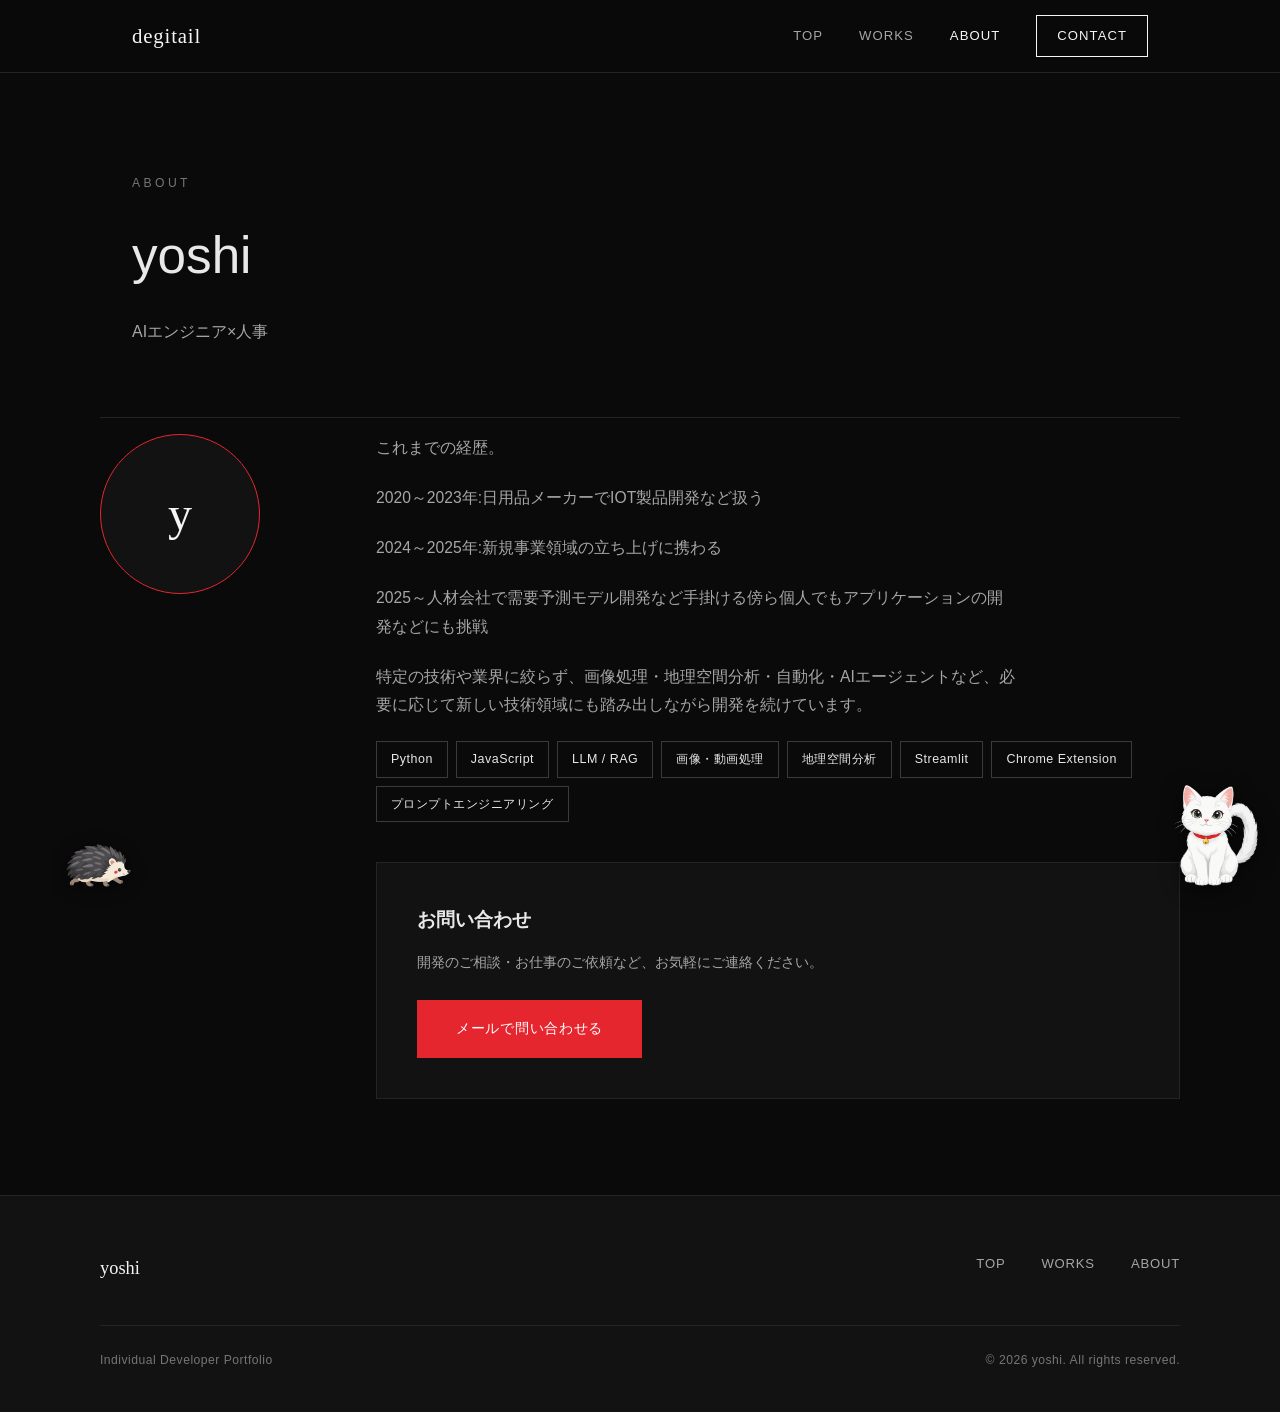
<file: about.html>
<!DOCTYPE html>
<html lang="ja">
<head>
  <meta charset="UTF-8">
  <meta name="viewport" content="width=device-width, initial-scale=1.0">
  <title>About | yoshi Portfolio</title>
  <meta name="description" content="個人開発者yoshiのプロフィール。Web制作からAI/LLM活用ツール、デスクトップアプリ、ブラウザ拡張機能まで、企画から配布までを一人で担当。">
  <meta property="og:type" content="profile">
  <meta property="og:site_name" content="yoshi Portfolio">
  <meta property="og:title" content="About | yoshi Portfolio">
  <meta property="og:description" content="個人開発者yoshiのプロフィール。企画・設計・実装・配布までを一人で担当しています。">
  <meta property="og:locale" content="ja_JP">
  <meta name="twitter:card" content="summary">
  <link rel="icon" type="image/svg+xml" href="assets/favicon.svg">
  <script>try{if(!sessionStorage.getItem('introSeen')&&!matchMedia('(prefers-reduced-motion: reduce)').matches)document.documentElement.classList.add('intro-pending')}catch(e){}</script>
  <link rel="stylesheet" href="assets/style.css">
  <script defer src="assets/main.js"></script>
</head>
<body>

<header>
  <div class="header-inner">
    <a href="index.html" class="logo">degitail</a>
    <button class="nav-burger" type="button" aria-label="メニューを開く" aria-expanded="false" aria-controls="site-nav">
      <span></span><span></span>
    </button>
    <nav id="site-nav">
      <a href="index.html" class="nav-link">Top</a>
      <a href="works.html" class="nav-link">Works</a>
      <a href="about.html" class="nav-link active">About</a>
      <a href="about.html#contact" class="nav-cta">Contact</a>
    </nav>
  </div>
</header>

<section class="page-head">
  <div class="eyebrow">About</div>
  <h1>yoshi</h1>
  <p>AIエンジニア×人事</p>
</section>

<section class="about-section">
  <div class="about-inner">
    <div>
      <div class="avatar">y</div>
    </div>
    <div class="about-body">
      <p>これまでの経歴。</p>
      <p>2020～2023年:日用品メーカーでIOT製品開発など扱う</p>
      <p>2024～2025年:新規事業領域の立ち上げに携わる</p>
      <p>2025～人材会社で需要予測モデル開発など手掛ける傍ら個人でもアプリケーションの開発などにも挑戦</p>

      <p>特定の技術や業界に絞らず、画像処理・地理空間分析・自動化・AIエージェントなど、必要に応じて新しい技術領域にも踏み出しながら開発を続けています。</p>

      <div class="skill-row">
        <span class="skill">Python</span>
        <span class="skill">JavaScript</span>
        <span class="skill">LLM / RAG</span>
        <span class="skill">画像・動画処理</span>
        <span class="skill">地理空間分析</span>
        <span class="skill">Streamlit</span>
        <span class="skill">Chrome Extension</span>
        <span class="skill">プロンプトエンジニアリング</span>
      </div>

      <div class="contact-box" id="contact">
        <h3>お問い合わせ</h3>
        <p>開発のご相談・お仕事のご依頼など、お気軽にご連絡ください。</p>
        <a href="mailto:blightlight837@gmail.com" class="btn btn-dark">メールで問い合わせる</a>
      </div>
    </div>
  </div>
</section>

<footer>
  <div class="footer-inner">
    <a href="index.html" class="footer-logo">yoshi</a>
    <nav class="footer-nav">
      <a href="index.html">Top</a>
      <a href="works.html">Works</a>
      <a href="about.html">About</a>
    </nav>
  </div>
  <div class="footer-bottom">
    <span>Individual Developer Portfolio</span>
    <span>&copy; 2026 yoshi. All rights reserved.</span>
  </div>
</footer>

</body>
</html>
</file>
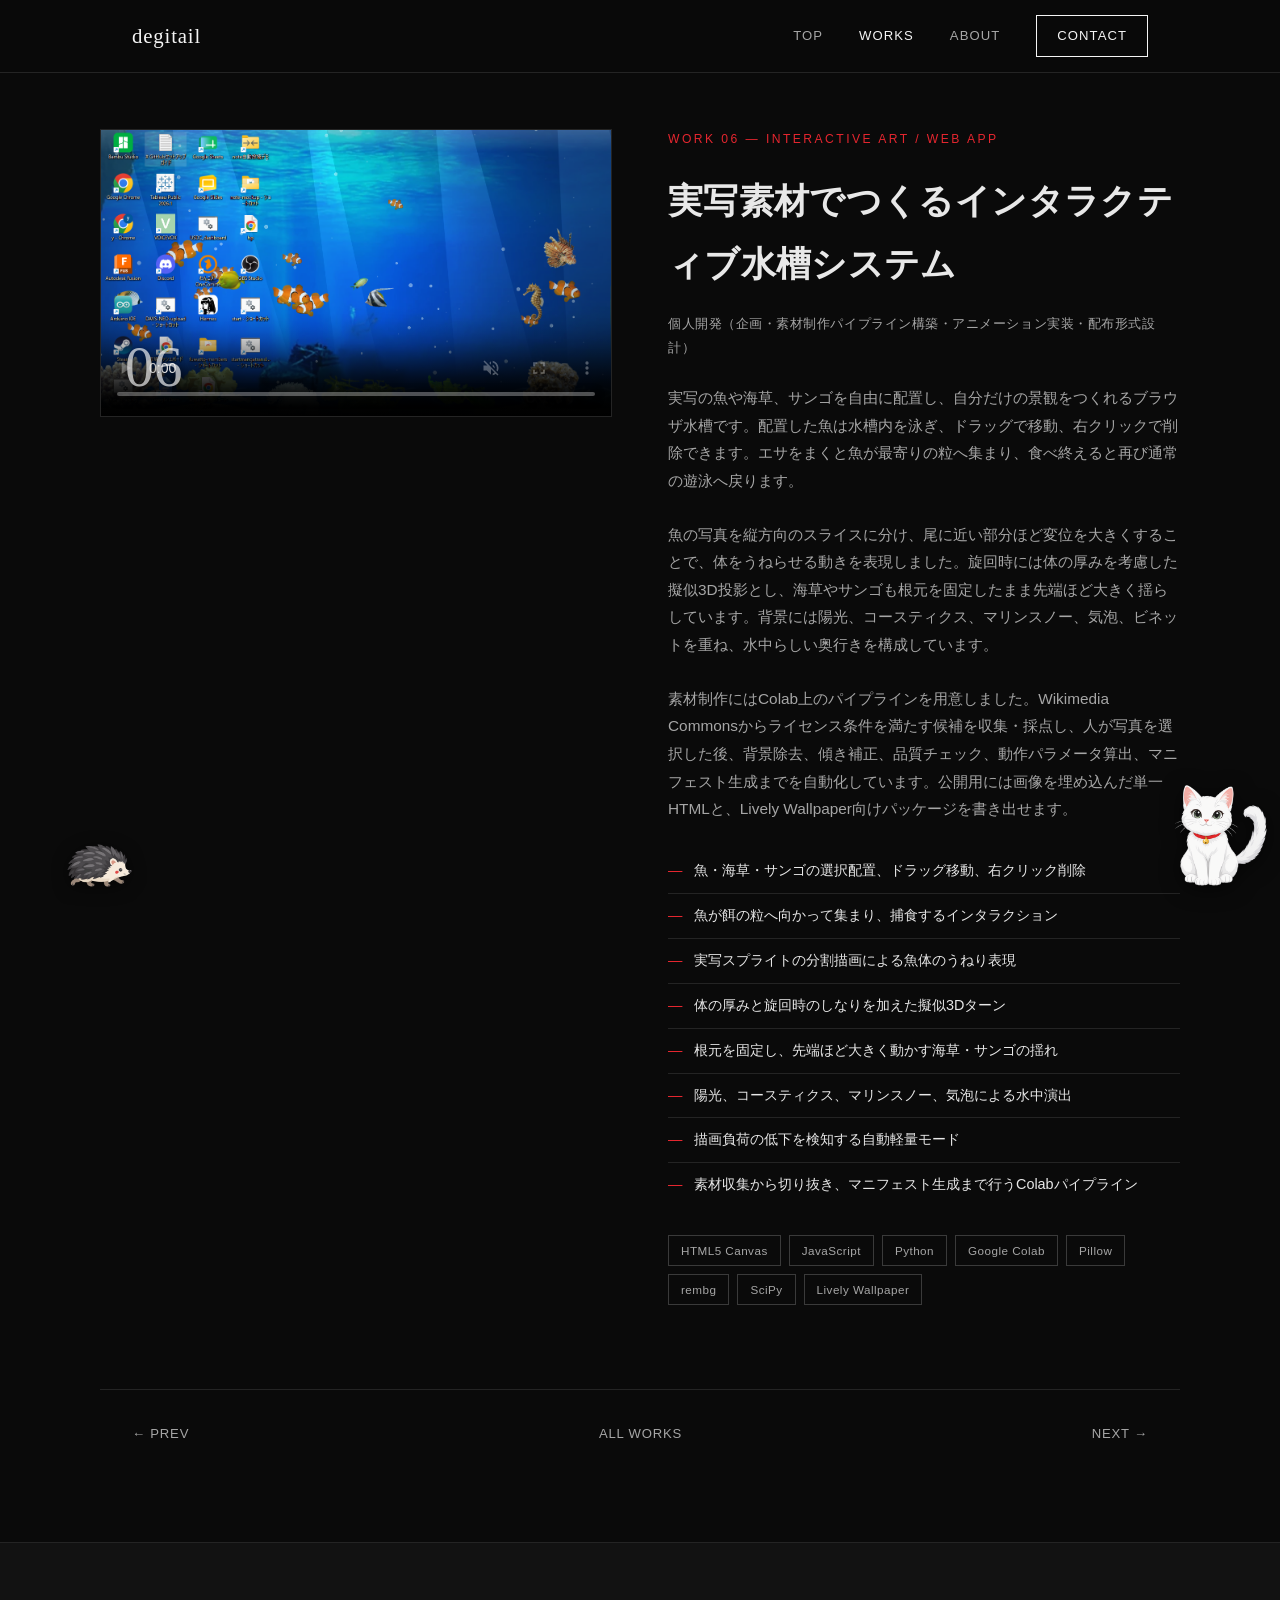
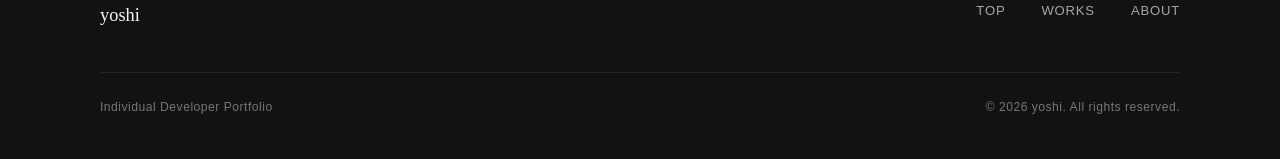
<file: work-aquarium.html>
<!DOCTYPE html>
<html lang="ja">
<head>
  <meta charset="UTF-8">
  <meta name="viewport" content="width=device-width, initial-scale=1.0">
  <title>実写素材でつくるインタラクティブ水槽システム | yoshi Portfolio</title>
  <meta name="description" content="実写素材をスプライト化し、魚の泳ぎや旋回、海草の揺れ、水中の光をCanvasで表現したインタラクティブ水槽。素材追加パイプラインと壁紙版も制作。">
  <meta property="og:type" content="article">
  <meta property="og:site_name" content="yoshi Portfolio">
  <meta property="og:title" content="実写素材でつくるインタラクティブ水槽システム | yoshi Portfolio">
  <meta property="og:description" content="実写の魚やサンゴを自由に配置できる、Canvasベースのインタラクティブ水槽。">
  <meta property="og:locale" content="ja_JP">
  <meta name="twitter:card" content="summary">
  <link rel="icon" type="image/svg+xml" href="assets/favicon.svg">
  <script>try{if(!sessionStorage.getItem('introSeen')&&!matchMedia('(prefers-reduced-motion: reduce)').matches)document.documentElement.classList.add('intro-pending')}catch(e){}</script>
  <link rel="stylesheet" href="assets/style.css">
  <script defer src="assets/main.js"></script>
</head>
<body>

<header>
  <div class="header-inner">
    <a href="index.html" class="logo">degitail</a>
    <button class="nav-burger" type="button" aria-label="メニューを開く" aria-expanded="false" aria-controls="site-nav">
      <span></span><span></span>
    </button>
    <nav id="site-nav">
      <a href="index.html" class="nav-link">Top</a>
      <a href="works.html" class="nav-link active">Works</a>
      <a href="about.html" class="nav-link">About</a>
      <a href="about.html#contact" class="nav-cta">Contact</a>
    </nav>
  </div>
</header>

<section class="detail-section">
  <div class="detail-inner">
    <div class="detail-item">
      <div class="detail-visual">
        <div class="visual photo">
          <video src="assets/aquarium.mp4" poster="assets/aquarium-thumb.png" autoplay muted loop playsinline controls aria-label="実写素材でつくるインタラクティブ水槽システムのデモ動画"></video>
          <span class="num serif">06</span>
        </div>
      </div>
      <div class="detail-body">
        <div class="work-meta">Work 06 — Interactive Art / Web App</div>
        <h2>実写素材でつくるインタラクティブ水槽システム</h2>
        <div class="role">個人開発（企画・素材制作パイプライン構築・アニメーション実装・配布形式設計）</div>
        <p>実写の魚や海草、サンゴを自由に配置し、自分だけの景観をつくれるブラウザ水槽です。配置した魚は水槽内を泳ぎ、ドラッグで移動、右クリックで削除できます。エサをまくと魚が最寄りの粒へ集まり、食べ終えると再び通常の遊泳へ戻ります。</p>
        <p>魚の写真を縦方向のスライスに分け、尾に近い部分ほど変位を大きくすることで、体をうねらせる動きを表現しました。旋回時には体の厚みを考慮した擬似3D投影とし、海草やサンゴも根元を固定したまま先端ほど大きく揺らしています。背景には陽光、コースティクス、マリンスノー、気泡、ビネットを重ね、水中らしい奥行きを構成しています。</p>
        <p>素材制作にはColab上のパイプラインを用意しました。Wikimedia Commonsからライセンス条件を満たす候補を収集・採点し、人が写真を選択した後、背景除去、傾き補正、品質チェック、動作パラメータ算出、マニフェスト生成までを自動化しています。公開用には画像を埋め込んだ単一HTMLと、Lively Wallpaper向けパッケージを書き出せます。</p>
        <ul class="feat-list">
          <li>魚・海草・サンゴの選択配置、ドラッグ移動、右クリック削除</li>
          <li>魚が餌の粒へ向かって集まり、捕食するインタラクション</li>
          <li>実写スプライトの分割描画による魚体のうねり表現</li>
          <li>体の厚みと旋回時のしなりを加えた擬似3Dターン</li>
          <li>根元を固定し、先端ほど大きく動かす海草・サンゴの揺れ</li>
          <li>陽光、コースティクス、マリンスノー、気泡による水中演出</li>
          <li>描画負荷の低下を検知する自動軽量モード</li>
          <li>素材収集から切り抜き、マニフェスト生成まで行うColabパイプライン</li>
        </ul>
        <div class="tech-row">
          <span class="tech">HTML5 Canvas</span>
          <span class="tech">JavaScript</span>
          <span class="tech">Python</span>
          <span class="tech">Google Colab</span>
          <span class="tech">Pillow</span>
          <span class="tech">rembg</span>
          <span class="tech">SciPy</span>
          <span class="tech">Lively Wallpaper</span>
        </div>
      </div>
    </div>
  </div>
</section>

<div class="detail-pager">
  <a href="work-shorts.html">&larr; Prev</a>
  <a href="works.html" class="back">All Works</a>
  <a href="work-reservation-ai.html">Next &rarr;</a>
</div>

<footer>
  <div class="footer-inner">
    <a href="index.html" class="footer-logo">yoshi</a>
    <nav class="footer-nav">
      <a href="index.html">Top</a>
      <a href="works.html">Works</a>
      <a href="about.html">About</a>
    </nav>
  </div>
  <div class="footer-bottom">
    <span>Individual Developer Portfolio</span>
    <span>&copy; 2026 yoshi. All rights reserved.</span>
  </div>
</footer>

</body>
</html>
</file>
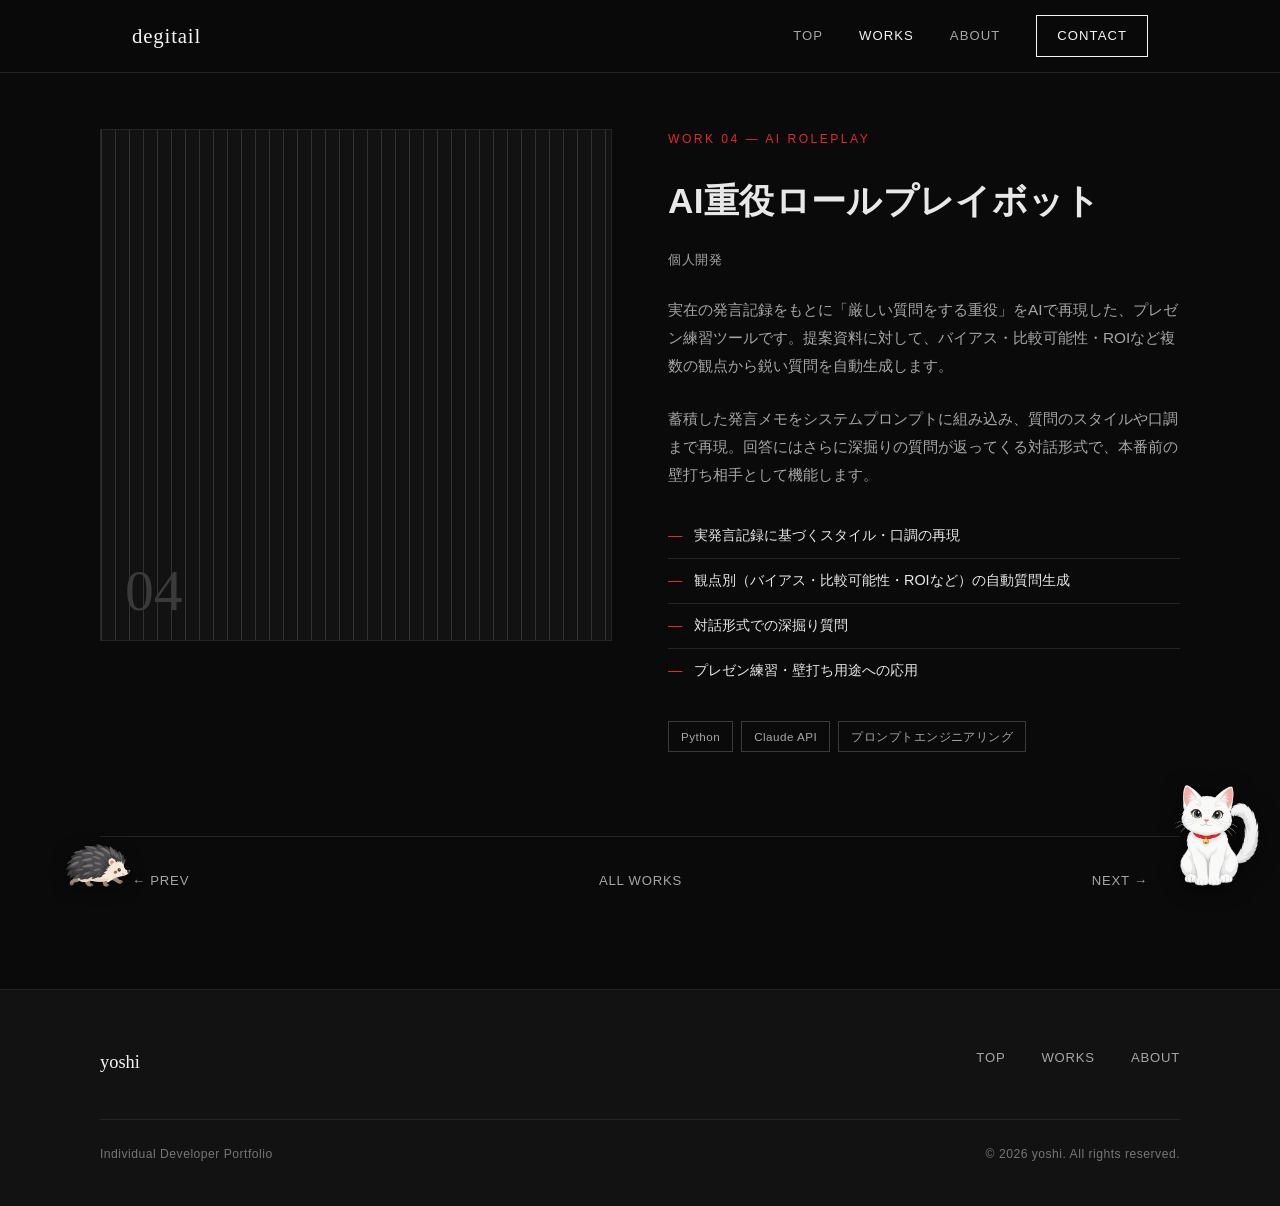
<file: work-execbot.html>
<!DOCTYPE html>
<html lang="ja">
<head>
  <meta charset="UTF-8">
  <meta name="viewport" content="width=device-width, initial-scale=1.0">
  <title>AI重役ロールプレイボット | yoshi Portfolio</title>
  <meta name="description" content="実際の発言記録をもとに「厳しい質問をする役」をAIで再現するプレゼン練習ツール。バイアス・比較可能性・ROIなど複数の観点から仮説提示型の質問を自動生成。">
  <meta property="og:type" content="article">
  <meta property="og:site_name" content="yoshi Portfolio">
  <meta property="og:title" content="AI重役ロールプレイボット | yoshi Portfolio">
  <meta property="og:description" content="実発言記録に基づき、提案資料へ鋭い質問を投げるAIロールプレイボット。">
  <meta property="og:locale" content="ja_JP">
  <meta name="twitter:card" content="summary">
  <link rel="icon" type="image/svg+xml" href="assets/favicon.svg">
  <script>try{if(!sessionStorage.getItem('introSeen')&&!matchMedia('(prefers-reduced-motion: reduce)').matches)document.documentElement.classList.add('intro-pending')}catch(e){}</script>
  <link rel="stylesheet" href="assets/style.css">
  <script defer src="assets/main.js"></script>
</head>
<body>

<header>
  <div class="header-inner">
    <a href="index.html" class="logo">degitail</a>
    <button class="nav-burger" type="button" aria-label="メニューを開く" aria-expanded="false" aria-controls="site-nav">
      <span></span><span></span>
    </button>
    <nav id="site-nav">
      <a href="index.html" class="nav-link">Top</a>
      <a href="works.html" class="nav-link active">Works</a>
      <a href="about.html" class="nav-link">About</a>
      <a href="about.html#contact" class="nav-cta">Contact</a>
    </nav>
  </div>
</header>

<section class="detail-section">
  <div class="detail-inner">
    <div class="detail-item">
      <div class="detail-visual">
        <div class="visual p5"><span class="num serif">04</span></div>
      </div>
      <div class="detail-body">
        <div class="work-meta">Work 04 — AI Roleplay</div>
        <h2>AI重役ロールプレイボット</h2>
        <div class="role">個人開発</div>
        <p>実在の発言記録をもとに「厳しい質問をする重役」をAIで再現した、プレゼン練習ツールです。提案資料に対して、バイアス・比較可能性・ROIなど複数の観点から鋭い質問を自動生成します。</p>
        <p>蓄積した発言メモをシステムプロンプトに組み込み、質問のスタイルや口調まで再現。回答にはさらに深掘りの質問が返ってくる対話形式で、本番前の壁打ち相手として機能します。</p>
        <ul class="feat-list">
          <li>実発言記録に基づくスタイル・口調の再現</li>
          <li>観点別（バイアス・比較可能性・ROIなど）の自動質問生成</li>
          <li>対話形式での深掘り質問</li>
          <li>プレゼン練習・壁打ち用途への応用</li>
        </ul>
        <div class="tech-row">
          <span class="tech">Python</span>
          <span class="tech">Claude API</span>
          <span class="tech">プロンプトエンジニアリング</span>
        </div>
      </div>
    </div>
  </div>
</section>

<div class="detail-pager">
  <a href="work-persona.html">&larr; Prev</a>
  <a href="works.html" class="back">All Works</a>
  <a href="work-shorts.html">Next &rarr;</a>
</div>

<footer>
  <div class="footer-inner">
    <a href="index.html" class="footer-logo">yoshi</a>
    <nav class="footer-nav">
      <a href="index.html">Top</a>
      <a href="works.html">Works</a>
      <a href="about.html">About</a>
    </nav>
  </div>
  <div class="footer-bottom">
    <span>Individual Developer Portfolio</span>
    <span>&copy; 2026 yoshi. All rights reserved.</span>
  </div>
</footer>

</body>
</html>
</file>
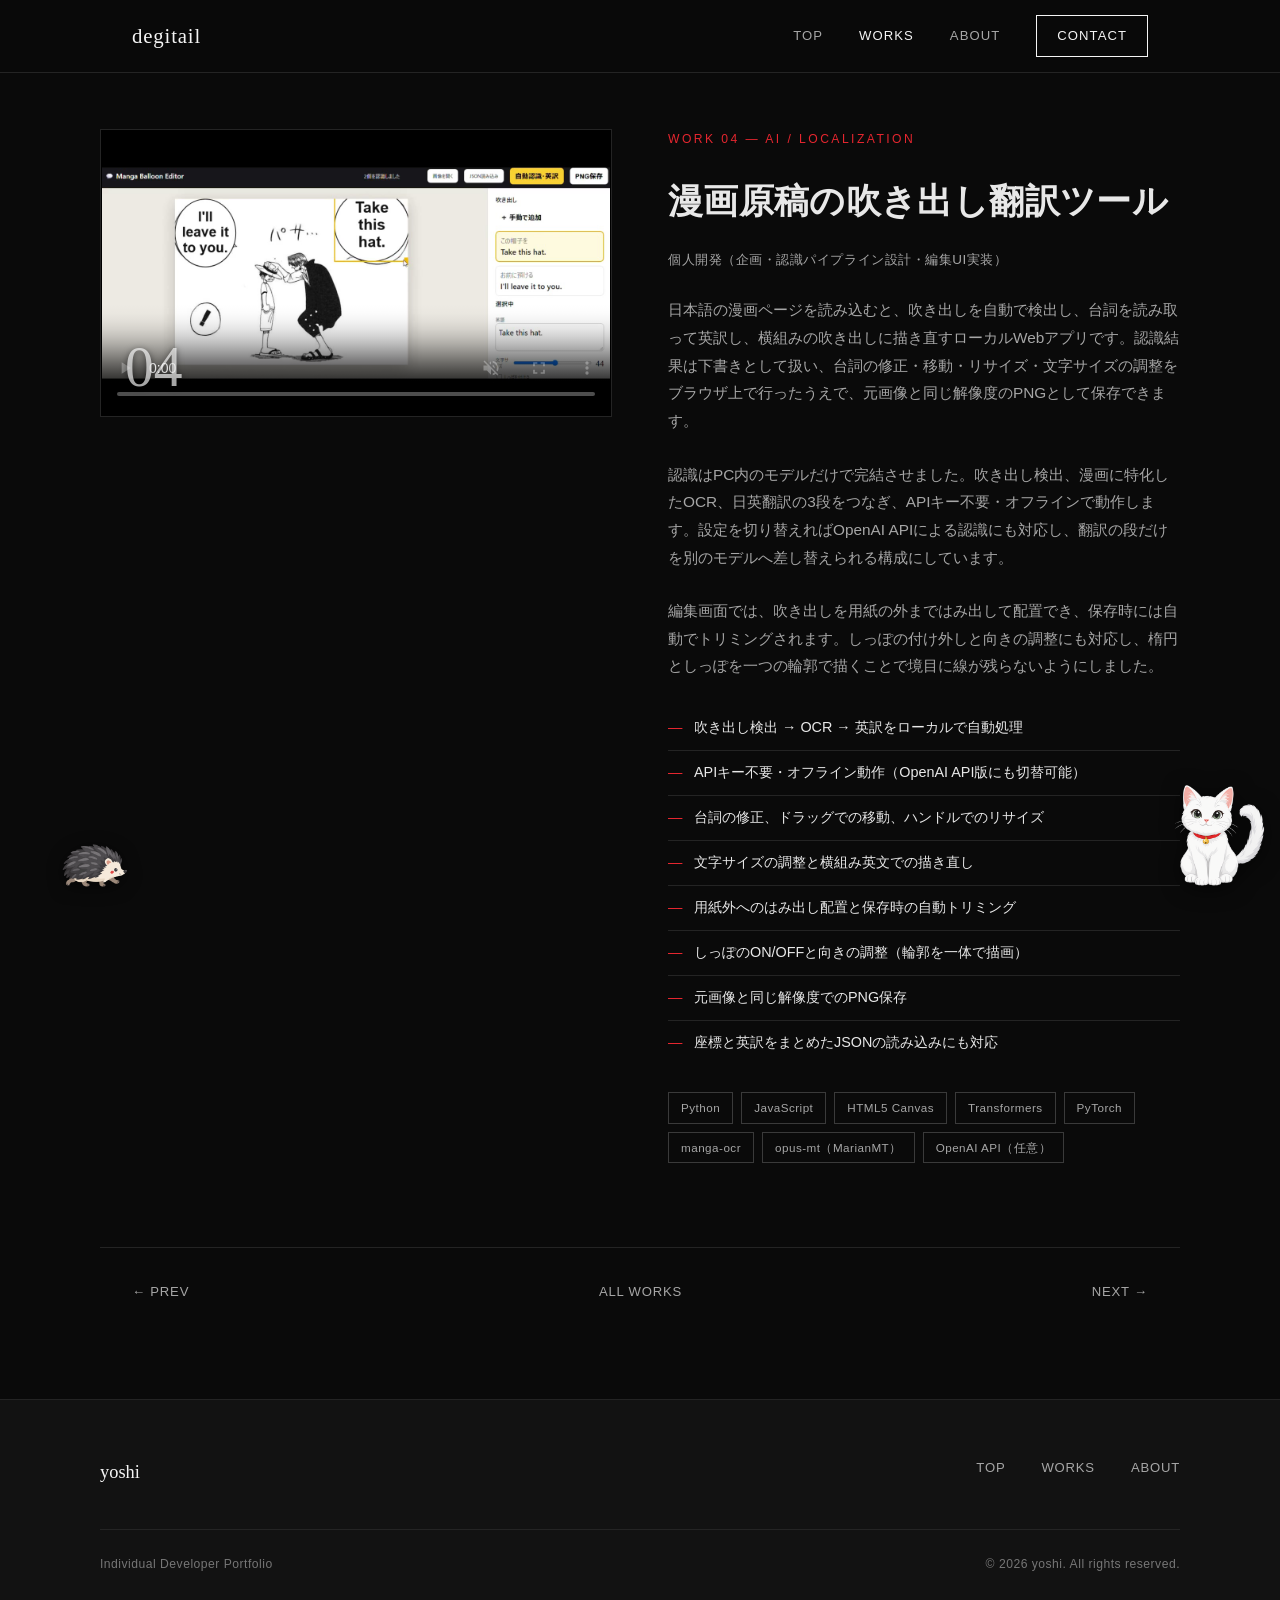
<file: work-manga.html>
<!DOCTYPE html>
<html lang="ja">
<head>
  <meta charset="UTF-8">
  <meta name="viewport" content="width=device-width, initial-scale=1.0">
  <title>漫画原稿の吹き出し翻訳ツール | yoshi Portfolio</title>
  <meta name="description" content="漫画ページの吹き出しを自動検出し、OCRと英訳を経て英文の吹き出しへ差し替えるローカルWebアプリ。PC内のモデルだけで動き、ブラウザ上で手直しして原寸PNGで保存できる。">
  <meta property="og:type" content="article">
  <meta property="og:site_name" content="yoshi Portfolio">
  <meta property="og:title" content="漫画原稿の吹き出し翻訳ツール | yoshi Portfolio">
  <meta property="og:description" content="漫画の吹き出しを検出・OCR・英訳して差し替える、ローカル動作のWebアプリ。">
  <meta property="og:locale" content="ja_JP">
  <meta name="twitter:card" content="summary">
  <link rel="icon" type="image/svg+xml" href="assets/favicon.svg">
  <script>try{if(!sessionStorage.getItem('introSeen')&&!matchMedia('(prefers-reduced-motion: reduce)').matches)document.documentElement.classList.add('intro-pending')}catch(e){}</script>
  <link rel="stylesheet" href="assets/style.css">
  <script defer src="assets/main.js"></script>
</head>
<body>

<header>
  <div class="header-inner">
    <a href="index.html" class="logo">degitail</a>
    <button class="nav-burger" type="button" aria-label="メニューを開く" aria-expanded="false" aria-controls="site-nav">
      <span></span><span></span>
    </button>
    <nav id="site-nav">
      <a href="index.html" class="nav-link">Top</a>
      <a href="works.html" class="nav-link active">Works</a>
      <a href="about.html" class="nav-link">About</a>
      <a href="about.html#contact" class="nav-cta">Contact</a>
    </nav>
  </div>
</header>

<section class="detail-section">
  <div class="detail-inner">
    <div class="detail-item">
      <div class="detail-visual">
        <div class="visual photo">
          <video src="assets/manga-translate.mp4" poster="assets/manga-translate-thumb.jpg" autoplay muted loop playsinline controls aria-label="漫画原稿の吹き出し翻訳ツールのデモ動画"></video>
          <span class="num serif">04</span>
        </div>
      </div>
      <div class="detail-body">
        <div class="work-meta">Work 04 — AI / Localization</div>
        <h2>漫画原稿の吹き出し翻訳ツール</h2>
        <div class="role">個人開発（企画・認識パイプライン設計・編集UI実装）</div>
        <p>日本語の漫画ページを読み込むと、吹き出しを自動で検出し、台詞を読み取って英訳し、横組みの吹き出しに描き直すローカルWebアプリです。認識結果は下書きとして扱い、台詞の修正・移動・リサイズ・文字サイズの調整をブラウザ上で行ったうえで、元画像と同じ解像度のPNGとして保存できます。</p>
        <p>認識はPC内のモデルだけで完結させました。吹き出し検出、漫画に特化したOCR、日英翻訳の3段をつなぎ、APIキー不要・オフラインで動作します。設定を切り替えればOpenAI APIによる認識にも対応し、翻訳の段だけを別のモデルへ差し替えられる構成にしています。</p>
        <p>編集画面では、吹き出しを用紙の外まではみ出して配置でき、保存時には自動でトリミングされます。しっぽの付け外しと向きの調整にも対応し、楕円としっぽを一つの輪郭で描くことで境目に線が残らないようにしました。</p>
        <ul class="feat-list">
          <li>吹き出し検出 → OCR → 英訳をローカルで自動処理</li>
          <li>APIキー不要・オフライン動作（OpenAI API版にも切替可能）</li>
          <li>台詞の修正、ドラッグでの移動、ハンドルでのリサイズ</li>
          <li>文字サイズの調整と横組み英文での描き直し</li>
          <li>用紙外へのはみ出し配置と保存時の自動トリミング</li>
          <li>しっぽのON/OFFと向きの調整（輪郭を一体で描画）</li>
          <li>元画像と同じ解像度でのPNG保存</li>
          <li>座標と英訳をまとめたJSONの読み込みにも対応</li>
        </ul>
        <div class="tech-row">
          <span class="tech">Python</span>
          <span class="tech">JavaScript</span>
          <span class="tech">HTML5 Canvas</span>
          <span class="tech">Transformers</span>
          <span class="tech">PyTorch</span>
          <span class="tech">manga-ocr</span>
          <span class="tech">opus-mt（MarianMT）</span>
          <span class="tech">OpenAI API（任意）</span>
        </div>
      </div>
    </div>
  </div>
</section>

<div class="detail-pager">
  <a href="work-persona.html">&larr; Prev</a>
  <a href="works.html" class="back">All Works</a>
  <a href="work-shorts.html">Next &rarr;</a>
</div>

<footer>
  <div class="footer-inner">
    <a href="index.html" class="footer-logo">yoshi</a>
    <nav class="footer-nav">
      <a href="index.html">Top</a>
      <a href="works.html">Works</a>
      <a href="about.html">About</a>
    </nav>
  </div>
  <div class="footer-bottom">
    <span>Individual Developer Portfolio</span>
    <span>&copy; 2026 yoshi. All rights reserved.</span>
  </div>
</footer>

</body>
</html>
</file>
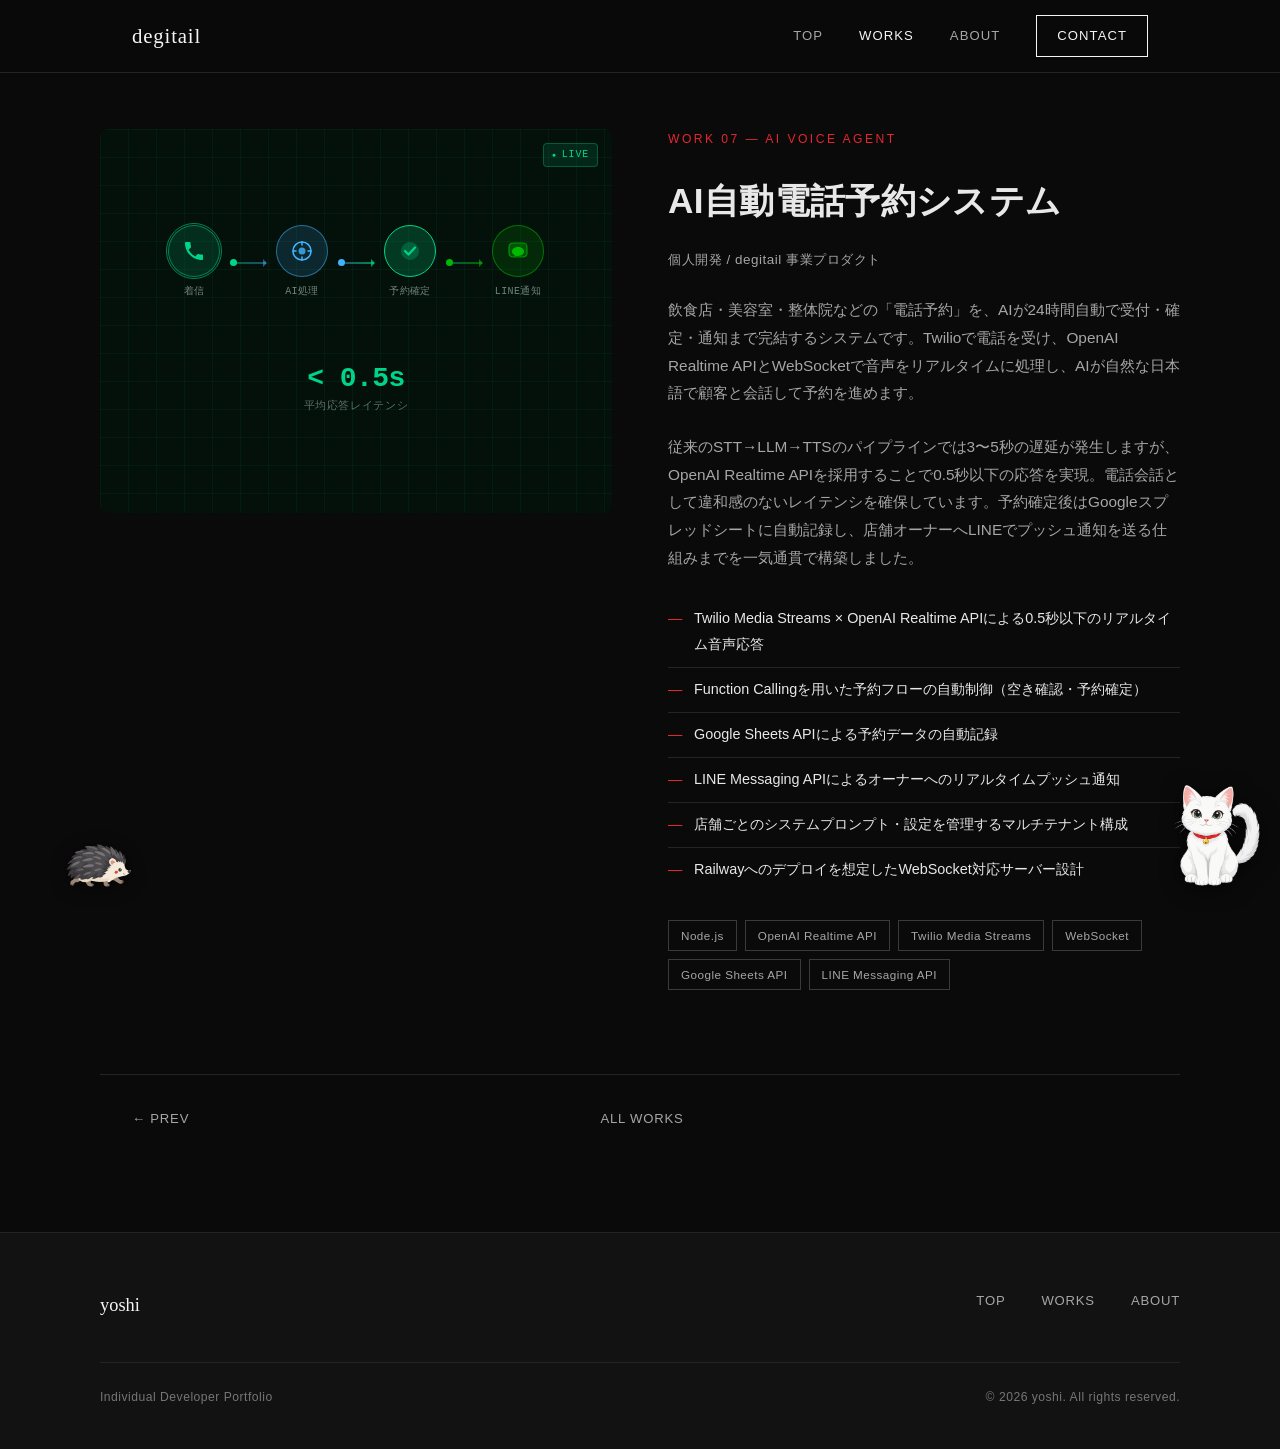
<file: work-reservation-ai.html>
<!DOCTYPE html>
<html lang="ja">
<head>
  <meta charset="UTF-8">
  <meta name="viewport" content="width=device-width, initial-scale=1.0">
  <title>AI自動電話予約システム | yoshi Portfolio</title>
  <meta name="description" content="TwilioとOpenAI Realtime APIを組み合わせ、AIが24時間電話を受けて自動で予約受付・確定・LINE通知まで完結するリアルタイム音声エージェント。">
  <meta property="og:type" content="article">
  <meta property="og:site_name" content="yoshi Portfolio">
  <meta property="og:title" content="AI自動電話予約システム | yoshi Portfolio">
  <meta property="og:description" content="Twilio × OpenAI Realtimeによるリアルタイム音声エージェント。24時間自動予約受付システム。">
  <meta property="og:locale" content="ja_JP">
  <meta name="twitter:card" content="summary">
  <link rel="icon" type="image/svg+xml" href="assets/favicon.svg">
  <script>try{if(!sessionStorage.getItem('introSeen')&&!matchMedia('(prefers-reduced-motion: reduce)').matches)document.documentElement.classList.add('intro-pending')}catch(e){}</script>
  <link rel="stylesheet" href="assets/style.css">
  <script defer src="assets/main.js"></script>
</head>
<body>

<header>
  <div class="header-inner">
    <a href="index.html" class="logo">degitail</a>
    <button class="nav-burger" type="button" aria-label="メニューを開く" aria-expanded="false" aria-controls="site-nav">
      <span></span><span></span>
    </button>
    <nav id="site-nav">
      <a href="index.html" class="nav-link">Top</a>
      <a href="works.html" class="nav-link active">Works</a>
      <a href="about.html" class="nav-link">About</a>
      <a href="about.html#contact" class="nav-cta">Contact</a>
    </nav>
  </div>
</header>

<section class="detail-section">
  <div class="detail-inner">
    <div class="detail-item">
      <div class="detail-visual">
        <div class="ai-thumb">
          <style>
            .ai-thumb {
              background: #04100a;
              border-radius: 8px;
              overflow: hidden;
              aspect-ratio: 4/3;
              position: relative;
              display: flex;
              flex-direction: column;
              align-items: center;
              justify-content: center;
              gap: 0;
              font-family: 'SF Mono', 'Fira Code', monospace;
            }
            /* grid overlay */
            .ai-thumb::before {
              content: '';
              position: absolute;
              inset: 0;
              background-image:
                linear-gradient(rgba(0,212,136,.06) 1px, transparent 1px),
                linear-gradient(90deg, rgba(0,212,136,.06) 1px, transparent 1px);
              background-size: 28px 28px;
              pointer-events: none;
            }
            .ai-thumb-flow {
              display: flex;
              align-items: center;
              gap: 10px;
              position: relative;
              z-index: 1;
            }
            .ai-node {
              display: flex;
              flex-direction: column;
              align-items: center;
              gap: 6px;
            }
            .ai-icon-wrap {
              width: 52px;
              height: 52px;
              border-radius: 50%;
              display: flex;
              align-items: center;
              justify-content: center;
              position: relative;
            }
            .ai-icon-wrap.phone { background: rgba(0,212,136,.15); border: 1.5px solid rgba(0,212,136,.5); }
            .ai-icon-wrap.ai    { background: rgba(64,180,255,.15); border: 1.5px solid rgba(64,180,255,.5); }
            .ai-icon-wrap.done  { background: rgba(0,212,136,.2);  border: 1.5px solid #00d488; }
            .ai-icon-wrap.line  { background: rgba(0,185,0,.15);   border: 1.5px solid rgba(0,185,0,.5); }
            .ai-label {
              font-size: 10px;
              color: rgba(200,230,215,.55);
              letter-spacing: .04em;
              white-space: nowrap;
            }
            /* phone ring animation */
            @keyframes phone-ring {
              0%,100% { transform: rotate(0deg); }
              10%      { transform: rotate(-18deg); }
              20%      { transform: rotate(18deg); }
              30%      { transform: rotate(-12deg); }
              40%      { transform: rotate(12deg); }
              50%      { transform: rotate(-6deg); }
              60%      { transform: rotate(6deg); }
              70%      { transform: rotate(0deg); }
            }
            .phone-svg { animation: phone-ring 2.4s ease-in-out infinite; }
            /* pulse ring around phone */
            @keyframes pulse-ring {
              0%   { transform: scale(1); opacity: .7; }
              100% { transform: scale(1.9); opacity: 0; }
            }
            .ai-icon-wrap.phone::after {
              content: '';
              position: absolute;
              inset: -3px;
              border-radius: 50%;
              border: 1.5px solid rgba(0,212,136,.6);
              animation: pulse-ring 2.4s ease-out infinite;
            }
            /* arrow connector */
            .ai-arrow {
              width: 36px;
              height: 2px;
              background: linear-gradient(90deg, rgba(0,212,136,.4), rgba(64,180,255,.4));
              position: relative;
              flex-shrink: 0;
            }
            .ai-arrow::after {
              content: '';
              position: absolute;
              right: -1px;
              top: -3px;
              border: 4px solid transparent;
              border-left-color: rgba(64,180,255,.5);
              border-right: none;
            }
            .ai-arrow.to-done {
              background: linear-gradient(90deg, rgba(64,180,255,.4), rgba(0,212,136,.6));
            }
            .ai-arrow.to-done::after { border-left-color: rgba(0,212,136,.7); }
            .ai-arrow.to-line {
              background: linear-gradient(90deg, rgba(0,212,136,.4), rgba(0,185,0,.5));
            }
            .ai-arrow.to-line::after { border-left-color: rgba(0,185,0,.6); }
            /* data packets travelling along arrows */
            @keyframes packet-travel {
              0%   { left: 0;   opacity: 0; }
              10%  { opacity: 1; }
              90%  { opacity: 1; }
              100% { left: 100%; opacity: 0; }
            }
            .ai-packet {
              position: absolute;
              top: -3px;
              width: 7px;
              height: 7px;
              border-radius: 50%;
              background: #00d488;
              animation: packet-travel 1.4s linear infinite;
            }
            .ai-arrow:nth-child(2) .ai-packet { animation-delay: 0s; }
            .ai-arrow.to-done .ai-packet { background: #40b4ff; animation-delay: .7s; }
            .ai-arrow.to-line  .ai-packet { background: #00b900; animation-delay: .35s; }
            /* AI brain pulse */
            @keyframes ai-pulse {
              0%,100% { box-shadow: 0 0 0 0 rgba(64,180,255,0); }
              50%     { box-shadow: 0 0 0 8px rgba(64,180,255,.15); }
            }
            .ai-icon-wrap.ai { animation: ai-pulse 1.4s ease-in-out infinite; }
            /* done check pop */
            @keyframes check-pop {
              0%,60% { transform: scale(0.7); opacity: .4; }
              75%     { transform: scale(1.15); opacity: 1; }
              100%    { transform: scale(1); opacity: 1; }
            }
            .done-svg { animation: check-pop 2.4s ease-out infinite; }
            /* waveform bars */
            .ai-wave {
              display: flex;
              align-items: center;
              gap: 3px;
              height: 28px;
              position: relative;
              z-index: 1;
              margin: 16px 0 2px;
            }
            .ai-wave-bar {
              width: 4px;
              border-radius: 2px;
              background: rgba(0,212,136,.7);
              transform-origin: bottom;
            }
            @keyframes bar1 { 0%,100%{height:6px}  25%{height:22px} 50%{height:10px} 75%{height:18px} }
            @keyframes bar2 { 0%,100%{height:14px} 25%{height:6px}  50%{height:22px} 75%{height:8px}  }
            @keyframes bar3 { 0%,100%{height:22px} 25%{height:10px} 50%{height:6px}  75%{height:20px} }
            @keyframes bar4 { 0%,100%{height:8px}  25%{height:20px} 50%{height:16px} 75%{height:6px}  }
            @keyframes bar5 { 0%,100%{height:18px} 25%{height:8px}  50%{height:22px} 75%{height:12px} }
            @keyframes bar6 { 0%,100%{height:10px} 25%{height:22px} 50%{height:8px}  75%{height:22px} }
            @keyframes bar7 { 0%,100%{height:20px} 25%{height:6px}  50%{height:14px} 75%{height:8px}  }
            .ai-wave-bar:nth-child(1) { animation: bar1 .9s ease-in-out infinite; }
            .ai-wave-bar:nth-child(2) { animation: bar2 .9s ease-in-out infinite .1s; }
            .ai-wave-bar:nth-child(3) { animation: bar3 .9s ease-in-out infinite .2s; }
            .ai-wave-bar:nth-child(4) { animation: bar4 .9s ease-in-out infinite .3s; }
            .ai-wave-bar:nth-child(5) { animation: bar5 .9s ease-in-out infinite .4s; }
            .ai-wave-bar:nth-child(6) { animation: bar6 .9s ease-in-out infinite .5s; }
            .ai-wave-bar:nth-child(7) { animation: bar7 .9s ease-in-out infinite .6s; }
            /* stat */
            .ai-stat {
              position: relative;
              z-index: 1;
              margin-top: 18px;
              text-align: center;
            }
            .ai-stat-num {
              font-size: 28px;
              font-weight: 700;
              color: #00d488;
              letter-spacing: -.02em;
              line-height: 1;
            }
            .ai-stat-label {
              font-size: 11px;
              color: rgba(200,230,215,.45);
              margin-top: 4px;
              letter-spacing: .06em;
            }
            /* badge */
            .ai-badge {
              position: absolute;
              top: 14px;
              right: 14px;
              font-size: 10px;
              color: #00d488;
              background: rgba(0,212,136,.12);
              border: 1px solid rgba(0,212,136,.3);
              border-radius: 4px;
              padding: 2px 8px;
              letter-spacing: .08em;
              z-index: 1;
            }
            @keyframes blink { 0%,100%{opacity:1} 50%{opacity:.3} }
            .ai-badge::before {
              content: '●';
              font-size: 7px;
              margin-right: 5px;
              animation: blink 1.2s ease-in-out infinite;
            }
          </style>

          <span class="ai-badge">LIVE</span>

          <div class="ai-thumb-flow">
            <!-- Phone node -->
            <div class="ai-node">
              <div class="ai-icon-wrap phone">
                <svg class="phone-svg" width="24" height="24" viewBox="0 0 24 24" fill="none">
                  <path d="M6.6 10.8c1.4 2.8 3.8 5.1 6.6 6.6l2.2-2.2c.3-.3.7-.4 1-.2 1.1.4 2.3.6 3.6.6.6 0 1 .4 1 1V20c0 .6-.4 1-1 1C10.6 21 3 13.4 3 4c0-.6.4-1 1-1h3.5c.6 0 1 .4 1 1 0 1.3.2 2.5.6 3.6.1.3 0 .7-.2 1L6.6 10.8z" fill="#00d488"/>
                </svg>
              </div>
              <span class="ai-label">着信</span>
            </div>

            <div class="ai-arrow">
              <div class="ai-packet"></div>
            </div>

            <!-- AI node -->
            <div class="ai-node">
              <div class="ai-icon-wrap ai">
                <svg width="26" height="26" viewBox="0 0 26 26" fill="none">
                  <circle cx="13" cy="13" r="9" stroke="#40b4ff" stroke-width="1.5" fill="none"/>
                  <circle cx="13" cy="13" r="3.5" fill="#40b4ff" opacity=".8"/>
                  <line x1="13" y1="4"  x2="13" y2="7"  stroke="#40b4ff" stroke-width="1.5" stroke-linecap="round"/>
                  <line x1="13" y1="19" x2="13" y2="22" stroke="#40b4ff" stroke-width="1.5" stroke-linecap="round"/>
                  <line x1="4"  y1="13" x2="7"  y2="13" stroke="#40b4ff" stroke-width="1.5" stroke-linecap="round"/>
                  <line x1="19" y1="13" x2="22" y2="13" stroke="#40b4ff" stroke-width="1.5" stroke-linecap="round"/>
                </svg>
              </div>
              <span class="ai-label">AI処理</span>
            </div>

            <div class="ai-arrow to-done">
              <div class="ai-packet"></div>
            </div>

            <!-- Done node -->
            <div class="ai-node">
              <div class="ai-icon-wrap done">
                <svg class="done-svg" width="26" height="26" viewBox="0 0 26 26" fill="none">
                  <circle cx="13" cy="13" r="9" fill="rgba(0,212,136,.25)"/>
                  <polyline points="8,13 11.5,16.5 18,9.5" stroke="#00d488" stroke-width="2.2" stroke-linecap="round" stroke-linejoin="round" fill="none"/>
                </svg>
              </div>
              <span class="ai-label">予約確定</span>
            </div>

            <div class="ai-arrow to-line">
              <div class="ai-packet"></div>
            </div>

            <!-- LINE node -->
            <div class="ai-node">
              <div class="ai-icon-wrap line">
                <svg width="26" height="26" viewBox="0 0 26 26" fill="none">
                  <rect x="4" y="5" width="18" height="14" rx="4" fill="rgba(0,185,0,.3)" stroke="rgba(0,185,0,.7)" stroke-width="1.2"/>
                  <path d="M13 9c-3.3 0-6 2-6 4.5 0 1.6 1.1 3 2.8 3.8-.1.5-.5 1.7-.5 1.7s1.3-.7 2.2-1.2c.5.1.9.2 1.5.2 3.3 0 6-2 6-4.5S16.3 9 13 9z" fill="#00b900"/>
                </svg>
              </div>
              <span class="ai-label">LINE通知</span>
            </div>
          </div>

          <!-- waveform -->
          <div class="ai-wave">
            <div class="ai-wave-bar"></div>
            <div class="ai-wave-bar"></div>
            <div class="ai-wave-bar"></div>
            <div class="ai-wave-bar"></div>
            <div class="ai-wave-bar"></div>
            <div class="ai-wave-bar"></div>
            <div class="ai-wave-bar"></div>
          </div>

          <!-- stat -->
          <div class="ai-stat">
            <div class="ai-stat-num">&lt; 0.5s</div>
            <div class="ai-stat-label">平均応答レイテンシ</div>
          </div>
        </div>
      </div>
      <div class="detail-body">
        <div class="work-meta">Work 07 — AI Voice Agent</div>
        <h2>AI自動電話予約システム</h2>
        <div class="role">個人開発 / degitail 事業プロダクト</div>
        <p>飲食店・美容室・整体院などの「電話予約」を、AIが24時間自動で受付・確定・通知まで完結するシステムです。Twilioで電話を受け、OpenAI Realtime APIとWebSocketで音声をリアルタイムに処理し、AIが自然な日本語で顧客と会話して予約を進めます。</p>
        <p>従来のSTT→LLM→TTSのパイプラインでは3〜5秒の遅延が発生しますが、OpenAI Realtime APIを採用することで0.5秒以下の応答を実現。電話会話として違和感のないレイテンシを確保しています。予約確定後はGoogleスプレッドシートに自動記録し、店舗オーナーへLINEでプッシュ通知を送る仕組みまでを一気通貫で構築しました。</p>
        <ul class="feat-list">
          <li>Twilio Media Streams × OpenAI Realtime APIによる0.5秒以下のリアルタイム音声応答</li>
          <li>Function Callingを用いた予約フローの自動制御（空き確認・予約確定）</li>
          <li>Google Sheets APIによる予約データの自動記録</li>
          <li>LINE Messaging APIによるオーナーへのリアルタイムプッシュ通知</li>
          <li>店舗ごとのシステムプロンプト・設定を管理するマルチテナント構成</li>
          <li>Railwayへのデプロイを想定したWebSocket対応サーバー設計</li>
        </ul>
        <div class="tech-row">
          <span class="tech">Node.js</span>
          <span class="tech">OpenAI Realtime API</span>
          <span class="tech">Twilio Media Streams</span>
          <span class="tech">WebSocket</span>
          <span class="tech">Google Sheets API</span>
          <span class="tech">LINE Messaging API</span>
        </div>
      </div>
    </div>
  </div>
</section>

<div class="detail-pager">
  <a href="work-aquarium.html">&larr; Prev</a>
  <a href="works.html" class="back">All Works</a>
  <span style="visibility:hidden;">Next &rarr;</span>
</div>

<footer>
  <div class="footer-inner">
    <a href="index.html" class="footer-logo">yoshi</a>
    <nav class="footer-nav">
      <a href="index.html">Top</a>
      <a href="works.html">Works</a>
      <a href="about.html">About</a>
    </nav>
  </div>
  <div class="footer-bottom">
    <span>Individual Developer Portfolio</span>
    <span>&copy; 2026 yoshi. All rights reserved.</span>
  </div>
</footer>

</body>
</html>
</file>
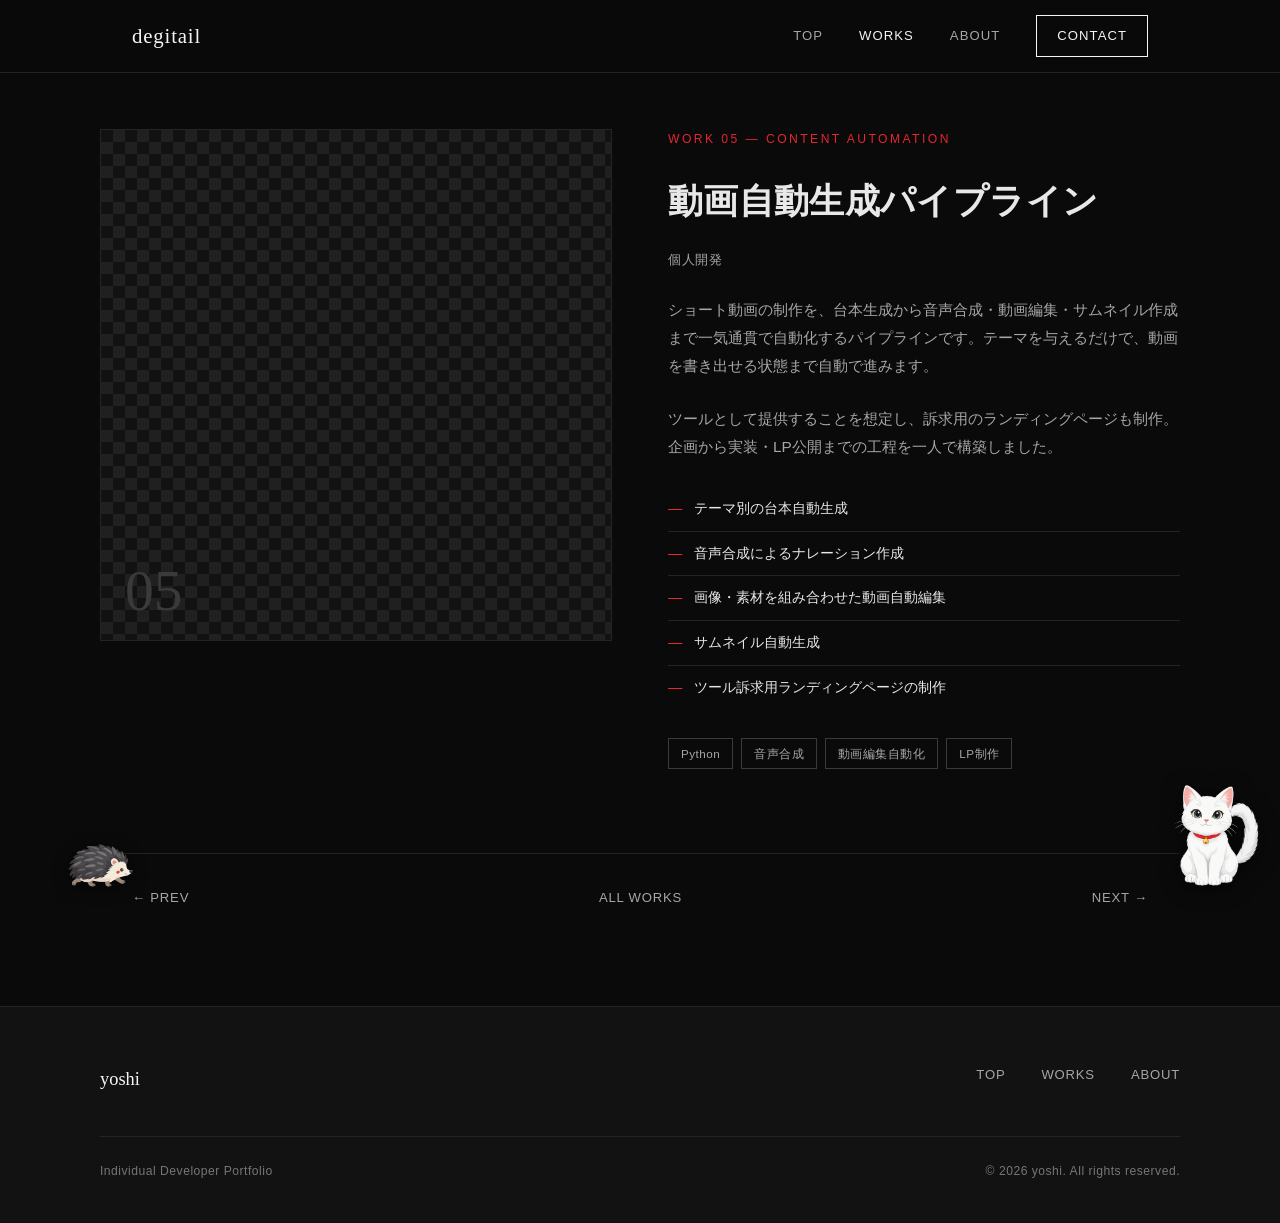
<file: work-shorts.html>
<!DOCTYPE html>
<html lang="ja">
<head>
  <meta charset="UTF-8">
  <meta name="viewport" content="width=device-width, initial-scale=1.0">
  <title>動画自動生成パイプライン | yoshi Portfolio</title>
  <meta name="description" content="台本生成から音声合成・動画編集・サムネイル作成までを一気通貫で自動化する、ショート動画コンテンツの生成パイプライン。">
  <meta property="og:type" content="article">
  <meta property="og:site_name" content="yoshi Portfolio">
  <meta property="og:title" content="動画自動生成パイプライン | yoshi Portfolio">
  <meta property="og:description" content="台本生成から音声合成・動画編集・サムネイル作成までを一気通貫で自動化。">
  <meta property="og:locale" content="ja_JP">
  <meta name="twitter:card" content="summary">
  <link rel="icon" type="image/svg+xml" href="assets/favicon.svg">
  <script>try{if(!sessionStorage.getItem('introSeen')&&!matchMedia('(prefers-reduced-motion: reduce)').matches)document.documentElement.classList.add('intro-pending')}catch(e){}</script>
  <link rel="stylesheet" href="assets/style.css">
  <script defer src="assets/main.js"></script>
</head>
<body>

<header>
  <div class="header-inner">
    <a href="index.html" class="logo">degitail</a>
    <button class="nav-burger" type="button" aria-label="メニューを開く" aria-expanded="false" aria-controls="site-nav">
      <span></span><span></span>
    </button>
    <nav id="site-nav">
      <a href="index.html" class="nav-link">Top</a>
      <a href="works.html" class="nav-link active">Works</a>
      <a href="about.html" class="nav-link">About</a>
      <a href="about.html#contact" class="nav-cta">Contact</a>
    </nav>
  </div>
</header>

<section class="detail-section">
  <div class="detail-inner">
    <div class="detail-item">
      <div class="detail-visual">
        <div class="visual p6"><span class="num serif">05</span></div>
      </div>
      <div class="detail-body">
        <div class="work-meta">Work 05 — Content Automation</div>
        <h2>動画自動生成パイプライン</h2>
        <div class="role">個人開発</div>
        <p>ショート動画の制作を、台本生成から音声合成・動画編集・サムネイル作成まで一気通貫で自動化するパイプラインです。テーマを与えるだけで、動画を書き出せる状態まで自動で進みます。</p>
        <p>ツールとして提供することを想定し、訴求用のランディングページも制作。企画から実装・LP公開までの工程を一人で構築しました。</p>
        <ul class="feat-list">
          <li>テーマ別の台本自動生成</li>
          <li>音声合成によるナレーション作成</li>
          <li>画像・素材を組み合わせた動画自動編集</li>
          <li>サムネイル自動生成</li>
          <li>ツール訴求用ランディングページの制作</li>
        </ul>
        <div class="tech-row">
          <span class="tech">Python</span>
          <span class="tech">音声合成</span>
          <span class="tech">動画編集自動化</span>
          <span class="tech">LP制作</span>
        </div>
      </div>
    </div>
  </div>
</section>

<div class="detail-pager">
  <a href="work-manga.html">&larr; Prev</a>
  <a href="works.html" class="back">All Works</a>
  <a href="work-aquarium.html">Next &rarr;</a>
</div>

<footer>
  <div class="footer-inner">
    <a href="index.html" class="footer-logo">yoshi</a>
    <nav class="footer-nav">
      <a href="index.html">Top</a>
      <a href="works.html">Works</a>
      <a href="about.html">About</a>
    </nav>
  </div>
  <div class="footer-bottom">
    <span>Individual Developer Portfolio</span>
    <span>&copy; 2026 yoshi. All rights reserved.</span>
  </div>
</footer>

</body>
</html>
</file>
<file: assets/style.css>
/* ===== RESET & BASE ===== */
*, *::before, *::after { box-sizing: border-box; margin: 0; padding: 0; }

:root {
  /* Dark theme: --black is the strongest foreground, --paper the page background */
  --black:   #f5f5f5;
  --ink:     #e8e8e8;
  --gray-9:  #d0d0d0;
  --gray-6:  #a6a6a6;
  --gray-4:  #767676;
  --gray-2:  #3a3a3a;
  --gray-1:  #222222;
  --paper:   #0a0a0a;
  --bg:      #121212;
  --line:    #242424;
  --accent:  #e5262f;
  --accent-d:#b81c24;
  color-scheme: dark;
}

html { scroll-behavior: smooth; }

body {
  font-family: 'Helvetica Neue', 'Hiragino Kaku Gothic ProN', 'Noto Sans JP', Meiryo, sans-serif;
  color: var(--ink);
  background: var(--paper);
  line-height: 1.8;
  -webkit-font-smoothing: antialiased;
}

a { color: inherit; text-decoration: none; }
img, video { display: block; max-width: 100%; }
ul { list-style: none; }
.serif { font-family: 'Times New Roman', 'Yu Mincho', 'Hiragino Mincho ProN', serif; }

:focus-visible { outline: 2px solid var(--accent); outline-offset: 3px; }
::selection { background: var(--accent); color: #fff; }

/* ===== SCROLL REVEAL ===== */
.js .reveal { opacity: 0; transform: translateY(24px); transition: opacity .7s ease, transform .7s ease; }
.js .reveal.is-visible { opacity: 1; transform: none; }
@media (prefers-reduced-motion: reduce) {
  html { scroll-behavior: auto; }
  .js .reveal { opacity: 1; transform: none; transition: none; }
  *, *::before, *::after { animation-duration: .01ms !important; transition-duration: .01ms !important; }
}

/* ===== HEADER ===== */
header {
  position: sticky; top: 0; z-index: 100;
  background: rgba(10,10,10,.82);
  backdrop-filter: blur(8px);
  border-bottom: 1px solid var(--line);
}
.header-inner {
  max-width: 1080px; margin: 0 auto; padding: 0 32px;
  height: 72px; display: flex; align-items: center; justify-content: space-between;
}
.logo {
  font-family: 'Times New Roman', serif; font-size: 1.3rem; letter-spacing: .04em;
  color: var(--black);
}
.logo .dot { color: var(--accent); }
nav { display: flex; gap: 36px; align-items: center; }
nav a.nav-link { font-size: .82rem; letter-spacing: .08em; color: var(--gray-6); text-transform: uppercase; transition: color .2s; }
nav a.nav-link:hover, nav a.nav-link.active { color: var(--black); }
nav .nav-cta { border: 1px solid var(--black); color: var(--black); padding: 8px 20px; font-size: .82rem; letter-spacing: .08em; text-transform: uppercase; transition: all .2s; }
nav .nav-cta:hover { background: var(--accent); border-color: var(--accent); color: #fff; }

/* Hamburger (mobile only) */
.nav-burger {
  display: none; background: none; border: 0; cursor: pointer;
  width: 40px; height: 40px; padding: 8px;
  flex-direction: column; justify-content: center; gap: 7px;
}
.nav-burger span { display: block; height: 1.5px; width: 100%; background: var(--black); transition: transform .25s ease, opacity .2s ease; }
.nav-open .nav-burger span:first-child { transform: translateY(4.25px) rotate(45deg); }
.nav-open .nav-burger span:last-child { transform: translateY(-4.25px) rotate(-45deg); }

/* ===== HERO (index) ===== */
.hero { max-width: 1080px; margin: 0 auto; padding: 120px 32px 96px; border-bottom: 1px solid var(--line); }
.hero .eyebrow { font-size: .76rem; letter-spacing: .28em; text-transform: uppercase; color: var(--gray-4); margin-bottom: 26px; }
.hero h1 { font-size: clamp(2.1rem, 5.5vw, 3.6rem); font-weight: 400; line-height: 1.35; margin-bottom: 28px; max-width: 760px; }
.hero h1 b { font-weight: 700; color: var(--accent); }
.hero p { max-width: 560px; color: var(--gray-6); font-size: 1rem; margin-bottom: 40px; }
.hero-actions { display: flex; gap: 18px; flex-wrap: wrap; }

/* ===== BUTTONS ===== */
.btn { display: inline-block; font-size: .9rem; letter-spacing: .05em; padding: 15px 38px; transition: all .2s; border: 1px solid var(--black); }
.btn-dark { background: var(--accent); border-color: var(--accent); color: #fff; }
.btn-dark:hover { background: var(--accent-d); border-color: var(--accent-d); transform: translateY(-2px); }
.btn-outline { background: transparent; color: var(--black); }
.btn-outline:hover { background: var(--black); color: var(--paper); transform: translateY(-2px); }

/* ===== PAGE HEAD (works / about / detail) ===== */
.page-head { max-width: 1080px; margin: 0 auto; padding: 100px 32px 70px; border-bottom: 1px solid var(--line); }
.page-head .eyebrow { font-size: .76rem; letter-spacing: .28em; text-transform: uppercase; color: var(--gray-4); margin-bottom: 26px; }
.page-head h1 { font-size: clamp(2rem, 5vw, 3.2rem); font-weight: 400; line-height: 1.35; margin-bottom: 28px; }
.page-head h1 b { font-weight: 700; color: var(--accent); }
.page-head p { max-width: 620px; color: var(--gray-6); font-size: 1rem; }

/* ===== WORK GRID (works.html / index excerpt) ===== */
.work-grid-section { padding: 64px 32px 100px; }
.work-grid-inner { max-width: 1080px; margin: 0 auto; }
.work-grid {
  display: grid; grid-template-columns: repeat(3, 1fr); gap: 48px 32px;
}
.work-card { display: block; }
.work-card .visual { margin-bottom: 22px; transition: border-color .3s ease; }
.work-card:hover .visual { border-color: var(--accent); }
.work-card .tag-line { font-size: .76rem; letter-spacing: .14em; text-transform: uppercase; color: var(--accent); margin-bottom: 10px; }
.work-card h3 { font-size: 1.12rem; font-weight: 700; margin-bottom: 10px; letter-spacing: .01em; }
.work-card h3::after { content: '\2192'; display: inline-block; margin-left: 8px; opacity: 0; transform: translateX(-6px); transition: opacity .25s ease, transform .25s ease; }
.work-card:hover h3::after, .work-card:focus-visible h3::after { opacity: 1; transform: none; }
.work-card .desc { color: var(--gray-6); font-size: .88rem; margin-bottom: 14px; }
.work-card .tech-row { display: flex; flex-wrap: wrap; gap: 6px; }

/* ===== VISUAL (abstract patterns + photo) ===== */
.visual {
  aspect-ratio: 4 / 3; background: var(--bg); border: 1px solid var(--line);
  position: relative; overflow: hidden;
  display: flex; align-items: flex-end; justify-content: flex-start;
}
.visual .num {
  position: relative; z-index: 1; font-family: 'Times New Roman', serif;
  font-size: clamp(2.6rem, 6vw, 3.6rem); line-height: 1; padding: 20px 24px;
  color: var(--gray-2);
}
.visual.photo { align-items: stretch; justify-content: stretch; }
.visual.photo img { width: 100%; height: 100%; object-fit: cover; filter: grayscale(1) contrast(1.08); transition: filter .5s ease, transform .5s ease; }
.visual.photo video { width: 100%; height: 100%; object-fit: cover; }
.work-card:hover .visual.photo img { filter: grayscale(0) contrast(1.02); transform: scale(1.03); }
.visual.photo .num { position: absolute; left: 0; bottom: 0; color: rgba(255,255,255,.65); text-shadow: 0 1px 6px rgba(0,0,0,.5); }

.visual.p1::after { content: ''; position: absolute; inset: 0; background-image: linear-gradient(var(--gray-1) 1px, transparent 1px), linear-gradient(90deg, var(--gray-1) 1px, transparent 1px); background-size: 28px 28px; opacity: .8; }
.visual.p2::after { content: ''; position: absolute; inset: 0; background-image: repeating-linear-gradient(45deg, var(--gray-2) 0 2px, transparent 2px 18px); opacity: .7; }
.visual.p3::after { content: ''; position: absolute; inset: 0; background-image: radial-gradient(var(--gray-2) 1.5px, transparent 1.5px); background-size: 20px 20px; opacity: .9; }
.visual.p4::after { content: ''; position: absolute; inset: 0; background-image: repeating-radial-gradient(circle at 30% 120%, transparent 0 22px, var(--gray-2) 22px 23px); opacity: .8; }
.visual.p5::after { content: ''; position: absolute; inset: 0; background-image: repeating-linear-gradient(90deg, var(--gray-2) 0 1px, transparent 1px 14px); opacity: .8; }
.visual.p6::after { content: ''; position: absolute; inset: 0; background: repeating-conic-gradient(var(--gray-1) 0% 25%, transparent 0% 50%) 0 0 / 24px 24px; opacity: .9; }
.visual.p7::after { content: ''; position: absolute; inset: 0; background-image: repeating-linear-gradient(-45deg, var(--gray-2) 0 1px, transparent 1px 9px), repeating-linear-gradient(45deg, var(--gray-2) 0 1px, transparent 1px 9px); opacity: .55; }

/* ===== WORK DETAIL ===== */
.detail-section { padding: 56px 32px 60px; }
.detail-inner { max-width: 1080px; margin: 0 auto; }
.detail-item { display: grid; grid-template-columns: 1fr 1fr; gap: 56px; align-items: start; }
.detail-visual .visual { aspect-ratio: 1 / 1; }
.detail-visual .visual:has(video) { aspect-ratio: 16 / 9; }
.detail-visual .visual.photo video { object-fit: contain; background: #000; }
.detail-body .work-meta { font-size: .76rem; letter-spacing: .2em; text-transform: uppercase; color: var(--accent); margin-bottom: 18px; }
.detail-body h2 { font-size: clamp(1.6rem, 3.4vw, 2.2rem); font-weight: 700; margin-bottom: 16px; letter-spacing: .01em; }
.detail-body .role { font-size: .84rem; letter-spacing: .04em; color: var(--gray-6); margin-bottom: 24px; }
.detail-body > p { color: var(--gray-6); font-size: .96rem; margin-bottom: 26px; }
.feat-list { margin-bottom: 28px; }
.feat-list li { font-size: .9rem; color: var(--ink); padding: 9px 0 9px 26px; position: relative; border-top: 1px solid var(--line); }
.feat-list li:first-child { border-top: none; }
.feat-list li::before { content: '—'; position: absolute; left: 0; color: var(--accent); }
.tech-row { display: flex; flex-wrap: wrap; gap: 8px; }
.tech { font-size: .73rem; letter-spacing: .04em; color: var(--gray-6); border: 1px solid var(--gray-2); padding: 4px 12px; }

/* PREV / NEXT */
.detail-pager { max-width: 1080px; margin: 0 auto; padding: 0 32px 96px; display: flex; justify-content: space-between; border-top: 1px solid var(--line); padding-top: 32px; margin-top: 24px; }
.detail-pager a { font-size: .82rem; letter-spacing: .06em; color: var(--gray-6); text-transform: uppercase; }
.detail-pager a:hover { color: var(--black); }
.detail-pager .back { text-align: center; }

/* ===== ABOUT ===== */
.about-section { padding: 16px 32px 96px; }
.about-inner { max-width: 1080px; margin: 0 auto; display: grid; grid-template-columns: 220px 1fr; gap: 56px; }
.avatar { width: 160px; height: 160px; border-radius: 50%; background: var(--bg); border: 1px solid var(--accent); color: var(--black); display: flex; align-items: center; justify-content: center; font-family: 'Times New Roman', serif; font-size: 3rem; }
.about-body p { color: var(--gray-6); font-size: .98rem; margin-bottom: 22px; max-width: 640px; }
.skill-row { display: flex; flex-wrap: wrap; gap: 8px; margin-bottom: 40px; }
.skill { font-size: .78rem; letter-spacing: .04em; color: var(--ink); border: 1px solid var(--gray-2); padding: 6px 14px; }
.contact-box { background: var(--bg); border: 1px solid var(--line); padding: 40px; }
.contact-box h3 { font-size: 1.2rem; font-weight: 700; margin-bottom: 12px; }
.contact-box p { color: var(--gray-6); font-size: .9rem; margin-bottom: 24px; }

/* ===== MORE / CTA ===== */
.more { background: var(--bg); border-top: 1px solid var(--line); border-bottom: 1px solid var(--line); padding: 80px 32px; text-align: center; }
.more .inner { max-width: 640px; margin: 0 auto; }
.more h3 { font-size: clamp(1.4rem, 3vw, 1.9rem); font-weight: 400; margin-bottom: 16px; }
.more h3 b { font-weight: 700; color: var(--accent); }
.more p { color: var(--gray-6); margin-bottom: 36px; }

/* ===== FOOTER ===== */
footer { background: var(--bg); border-top: 1px solid var(--line); padding: 56px 32px 40px; }
.footer-inner { max-width: 1080px; margin: 0 auto; display: flex; justify-content: space-between; align-items: flex-start; flex-wrap: wrap; gap: 32px; }
.footer-logo { font-family: 'Times New Roman', serif; font-size: 1.15rem; color: var(--black); }
.footer-nav { display: flex; gap: 36px; flex-wrap: wrap; }
.footer-nav a { font-size: .82rem; letter-spacing: .06em; color: var(--gray-6); text-transform: uppercase; }
.footer-nav a:hover { color: var(--black); }
.footer-bottom { max-width: 1080px; margin: 40px auto 0; padding-top: 24px; border-top: 1px solid var(--line); font-size: .76rem; color: var(--gray-4); letter-spacing: .04em; display: flex; justify-content: space-between; flex-wrap: wrap; gap: 12px; }

/* ===== RESPONSIVE ===== */
@media (max-width: 900px) {
  .work-grid { grid-template-columns: repeat(2, 1fr); }
  .about-inner { grid-template-columns: 1fr; }
  .avatar { margin-bottom: 8px; }
}
@media (max-width: 760px) {
  .nav-burger { display: flex; }
  header nav { position: absolute; top: 72px; left: 0; right: 0; background: rgba(10,10,10,.97); backdrop-filter: blur(8px); border-bottom: 1px solid var(--line); flex-direction: column; align-items: stretch; gap: 0; padding: 8px 24px 24px; display: none; }
  header.nav-open nav { display: flex; }
  header nav a.nav-link { display: block; padding: 14px 0; border-bottom: 1px solid var(--line); font-size: .9rem; }
  header nav .nav-cta { margin-top: 20px; text-align: center; padding: 12px 20px; }
  .hero { padding: 80px 24px 64px; }
  .page-head { padding: 72px 24px 54px; }
  .work-grid-section { padding: 24px 24px 72px; }
  .work-grid { grid-template-columns: 1fr; }
  .detail-item { grid-template-columns: 1fr; gap: 28px; }
  .detail-section { padding: 40px 24px 24px; }
  .detail-pager { padding: 0 24px 72px; }
  .about-section { padding: 8px 24px 72px; }
}

/* ===== CAT: OPENING (claw-sharpening intro) ===== */
/* Covers the page before first paint; main.js swaps it for the animated overlay */
html.intro-pending::after { content: ''; position: fixed; inset: 0; background: var(--paper); z-index: 9998; }
.intro {
  position: fixed; inset: 0; z-index: 9999; background: var(--paper);
  display: flex; justify-content: center; overflow: hidden; cursor: pointer;
  animation: intro-out .6s cubic-bezier(.7,0,.3,1) 2.9s forwards;
}
.intro-stage { position: absolute; top: 14vh; width: 200px; height: 80vh; }
.intro-cat {
  position: absolute; left: 0; top: 0; width: 200px; height: auto;
  transform-origin: 50% 100%;
  animation: intro-cat 2.9s cubic-bezier(.3,.6,.4,1) forwards;
}
.intro-claw {
  position: absolute; top: 16px; width: 3px; height: 0; border-radius: 2px;
  background: linear-gradient(var(--accent), rgba(229,38,47,.15));
  animation: intro-claw 2.9s cubic-bezier(.3,.6,.4,1) forwards;
}
.intro-claw:nth-child(1) { left: 62px; } .intro-claw:nth-child(2) { left: 70px; } .intro-claw:nth-child(3) { left: 78px; }
.intro-claw:nth-child(4) { left: 144px; top: 30px; } .intro-claw:nth-child(5) { left: 152px; top: 30px; } .intro-claw:nth-child(6) { left: 160px; top: 30px; }
.intro-skip { position: absolute; bottom: 28px; font-size: .72rem; letter-spacing: .24em; text-transform: uppercase; color: var(--gray-4); }
.intro.is-done { display: none; }

/* jump in from below, cling, then slip down in jerks */
@keyframes intro-cat {
  0%   { transform: translateY(80vh) scaleY(.9); }
  12%  { transform: translateY(80vh) scaleY(.8); }
  30%  { transform: translateY(-4vh) scaleY(1.08); }
  36%  { transform: translateY(0) scaleY(1); }
  46%  { transform: translateY(0) rotate(0); }
  54%  { transform: translateY(7vh) rotate(-2deg); }
  58%  { transform: translateY(8vh) rotate(1deg); }
  68%  { transform: translateY(17vh) rotate(-2deg); }
  72%  { transform: translateY(18vh) rotate(1deg); }
  84%  { transform: translateY(28vh) rotate(-1deg); }
  100% { transform: translateY(32vh) rotate(0); }
}
@keyframes intro-claw {
  0%, 46% { height: 0; }
  54% { height: 7vh; }  58% { height: 8vh; }
  68% { height: 17vh; } 72% { height: 18vh; }
  84% { height: 28vh; } 100% { height: 32vh; }
}
@keyframes intro-out { to { transform: translateY(-100%); } }

/* ===== CAT: RESIDENT (bottom-right, tail follows scroll) ===== */
.cat-dock {
  position: fixed; right: 12px; bottom: 6px; z-index: 90; width: 120px;
  pointer-events: none; filter: drop-shadow(0 4px 10px rgba(0,0,0,.6));
}
.cat-dock img { display: block; width: 100%; height: auto; }
.cat-dock .tail { position: absolute; inset: 0; transform-origin: 75% 71%; }
.cat-dock .body { position: relative; }
@media (max-width: 760px) { .cat-dock { width: 76px; right: 6px; bottom: 4px; } }

/* ===== HEDGEHOG (walks along the bottom edge) ===== */
.hedgehog {
  position: fixed; left: 0; bottom: 4px; z-index: 89; width: 100px;
  pointer-events: none; transform-origin: 50% 50%;
  filter: drop-shadow(0 3px 8px rgba(0,0,0,.6));
}
.hedgehog img { display: block; width: 100%; height: auto; }
.hedgehog .f2 { position: absolute; inset: 0; opacity: 0; }
/* alternate the two walking frames */
.hedgehog.walking .f1 { animation: hh-f1 .36s steps(1) infinite; }
.hedgehog.walking .f2 { animation: hh-f2 .36s steps(1) infinite; }
@keyframes hh-f1 { 0% { opacity: 1; } 50% { opacity: 0; } }
@keyframes hh-f2 { 0% { opacity: 0; } 50% { opacity: 1; } }
@media (max-width: 760px) { .hedgehog { width: 72px; bottom: 2px; } }
@media (prefers-reduced-motion: reduce) { .intro { display: none; } }

/* ===== HERO BUTTONS: crumble away on a long hover =====
   The hover sits on the wrapper so the button can move/clip without losing hover. */
.crumble { display: inline-block; position: relative; }
@media (hover: hover) and (prefers-reduced-motion: no-preference) {
  .crumble:hover .btn { animation: crumble 3.4s cubic-bezier(.55,0,.9,.6) 1.2s forwards; }
  .crumble::before, .crumble::after {
    content: ''; position: absolute; bottom: 12%; width: 6px; height: 6px;
    background: var(--accent); opacity: 0; pointer-events: none;
  }
  .crumble::before { left: 24%; }
  .crumble::after { right: 30%; width: 4px; height: 4px; }
  .crumble:hover::before { animation: crumble-chip 1.3s ease-in 2.4s forwards; }
  .crumble:hover::after { animation: crumble-chip 1.1s ease-in 3s forwards; }
}
@keyframes crumble {
  0%  { clip-path: polygon(0 0,25% 0,50% 0,75% 0,100% 0,100% 50%,100% 100%,75% 100%,50% 100%,25% 100%,0 100%,0 50%); transform: none; filter: none; opacity: 1; }
  6%  { transform: translate(-1px,0) rotate(-.4deg); }
  12% { transform: translate(1px,0) rotate(.4deg); }
  18% { transform: translate(-1px,1px) rotate(-.2deg); }
  24% { clip-path: polygon(0 0,25% 0,50% 0,75% 0,100% 0,100% 50%,100% 100%,75% 100%,50% 100%,25% 100%,0 100%,0 50%); transform: translate(1px,0); }
  45% { clip-path: polygon(4% 12%,25% 0,52% 9%,75% 0,96% 7%,100% 55%,98% 100%,75% 93%,50% 100%,22% 95%,0 100%,3% 44%); transform: translateY(1px) rotate(-.6deg); }
  70% { clip-path: polygon(14% 42%,30% 22%,48% 38%,70% 18%,86% 36%,92% 62%,90% 100%,72% 88%,50% 100%,28% 90%,8% 100%,12% 62%); transform: translateY(5px) rotate(1.5deg); filter: blur(.3px); opacity: .85; }
  100% { clip-path: polygon(30% 92%,38% 86%,50% 90%,62% 86%,70% 92%,72% 96%,70% 100%,60% 100%,50% 100%,40% 100%,30% 100%,28% 96%); transform: translateY(16px) rotate(4deg); filter: blur(2px); opacity: 0; }
}
@keyframes crumble-chip {
  0%   { opacity: 1; transform: none; }
  100% { opacity: 0; transform: translate(-6px,48px) rotate(200deg); }
}
</file>
